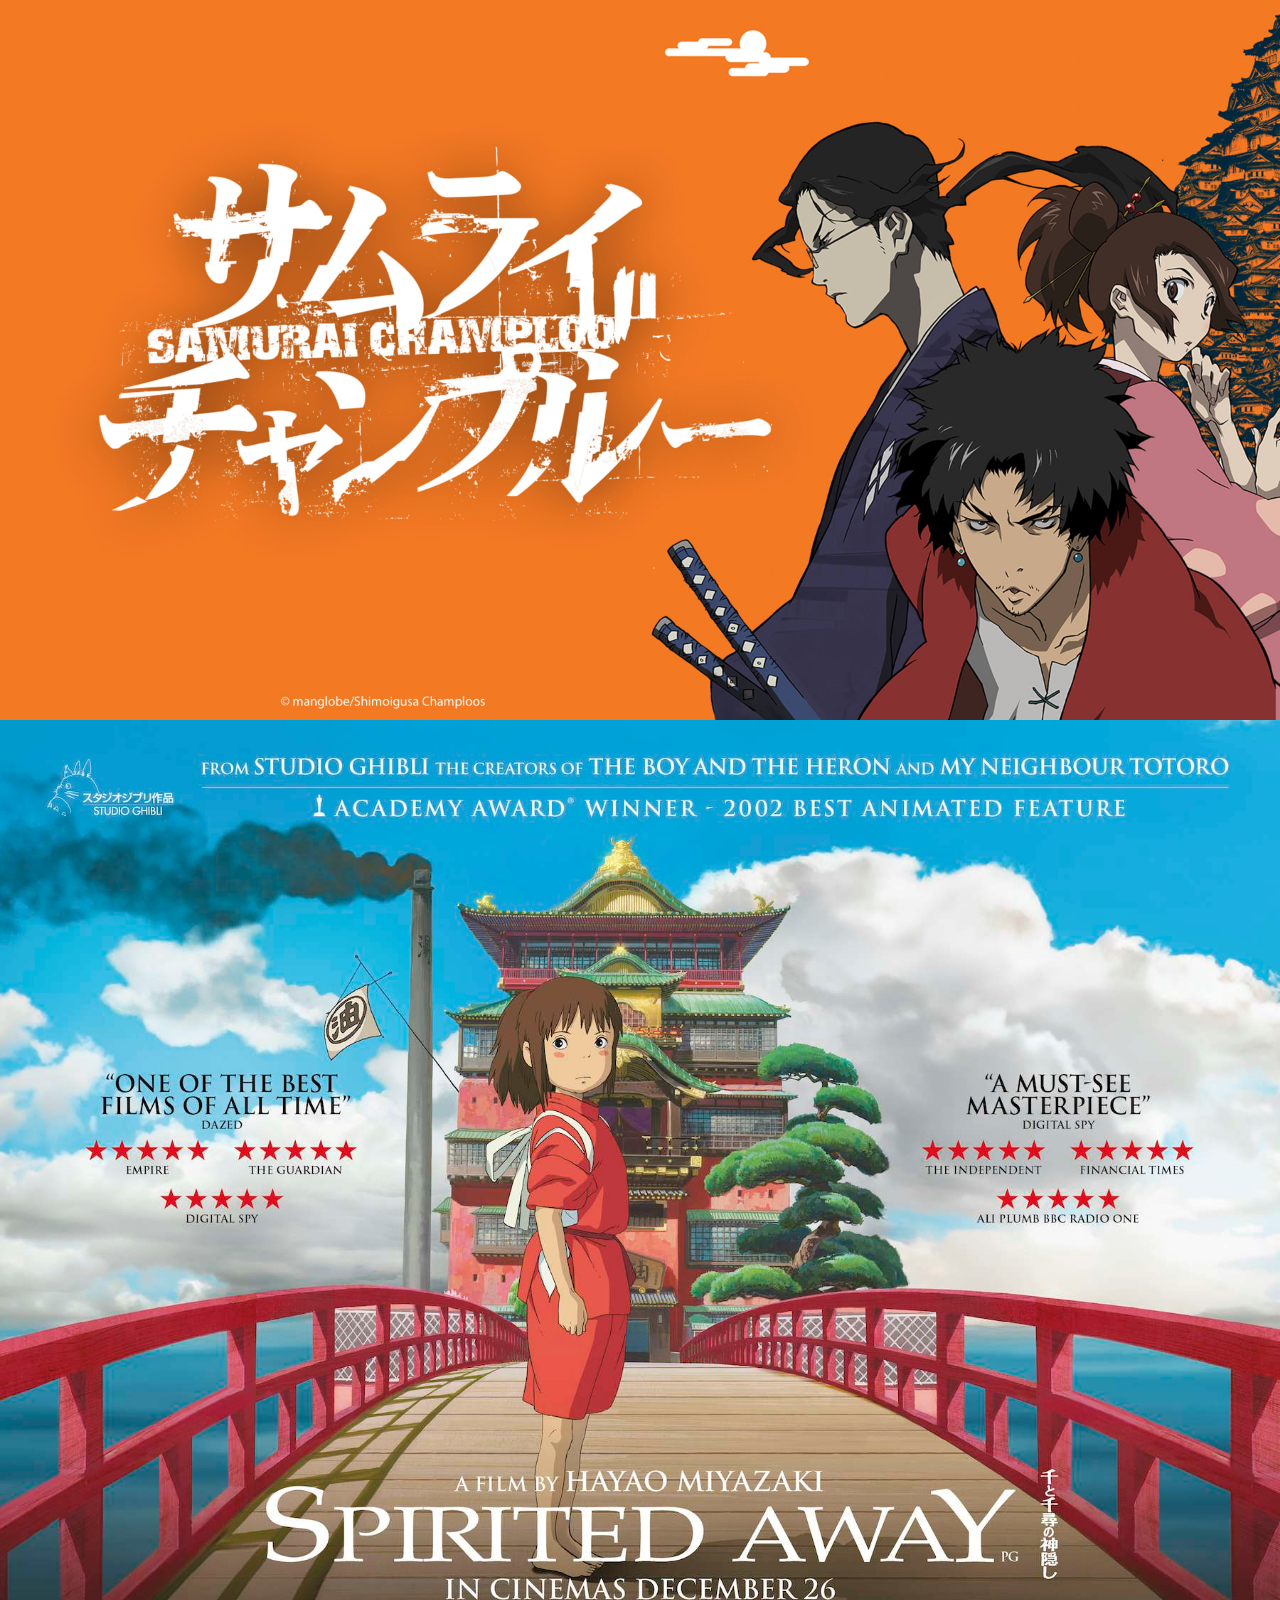
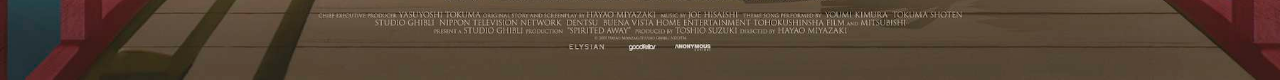
<file: indexs/moviesPICS.html>
<!DOCTYPE html>
<html lang="en">
<head>
    <meta charset="UTF-8">
    <meta name="viewport" content="width=device-width, initial-scale=1.0">
    <title>Document</title>
</head>
<body>
    <main>
        <img src="../cartoon/samurai.jpg" alt="">
        <img src="../cartoon/Spirited-Away.jpg" alt="">
    </main>
    <style>
        body{
            margin: 0;
            padding: 0;
        }
        main{
            display: flex;
            flex-direction: column;
            justify-content: center;
        }
    </style>
</body>
</html>
</file>
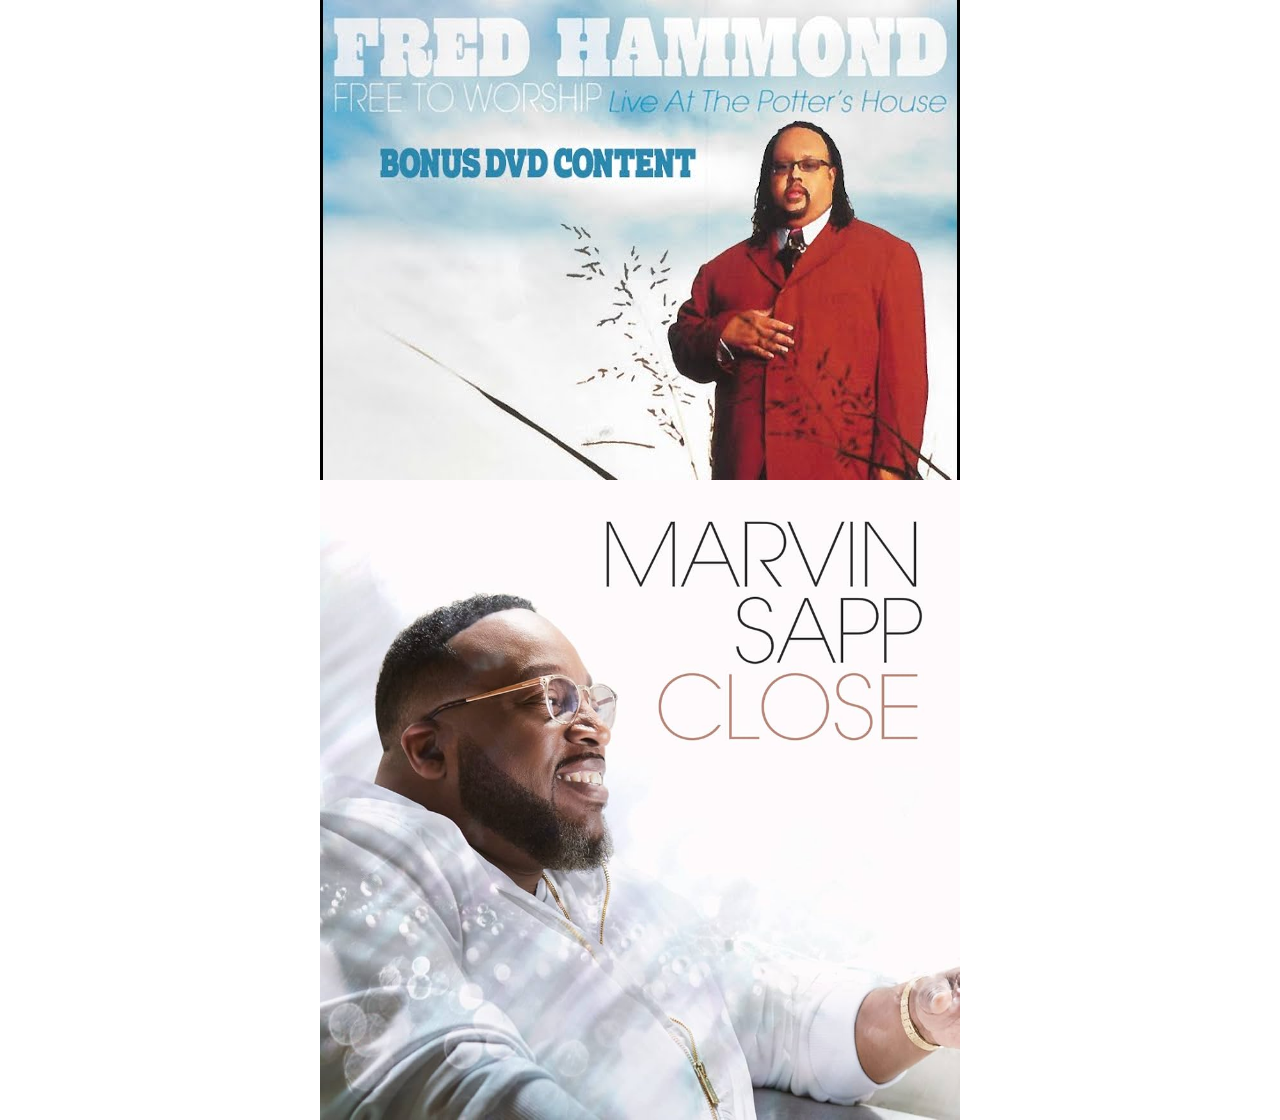
<file: indexs/musicPICS.html>
<!DOCTYPE html>
<html lang="en">
<head>
    <meta charset="UTF-8">
    <meta name="viewport" content="width=device-width, initial-scale=1.0">
    <title>Document</title>
</head>
<body>
    <main>
        <img src="../MUSIC/fred.jpg" alt="">
        <img src="../MUSIC/Marvin.jpg" alt="">
    </main>
    <style>
        body{
            margin: 0;
            padding: 0;
        }
        main{
            display: flex;
            flex-direction: column;
            justify-content: center;
            align-items: center;
        }
        main img{
            width: 50%;
        }
    </style>
</body>
</html>
</file>
